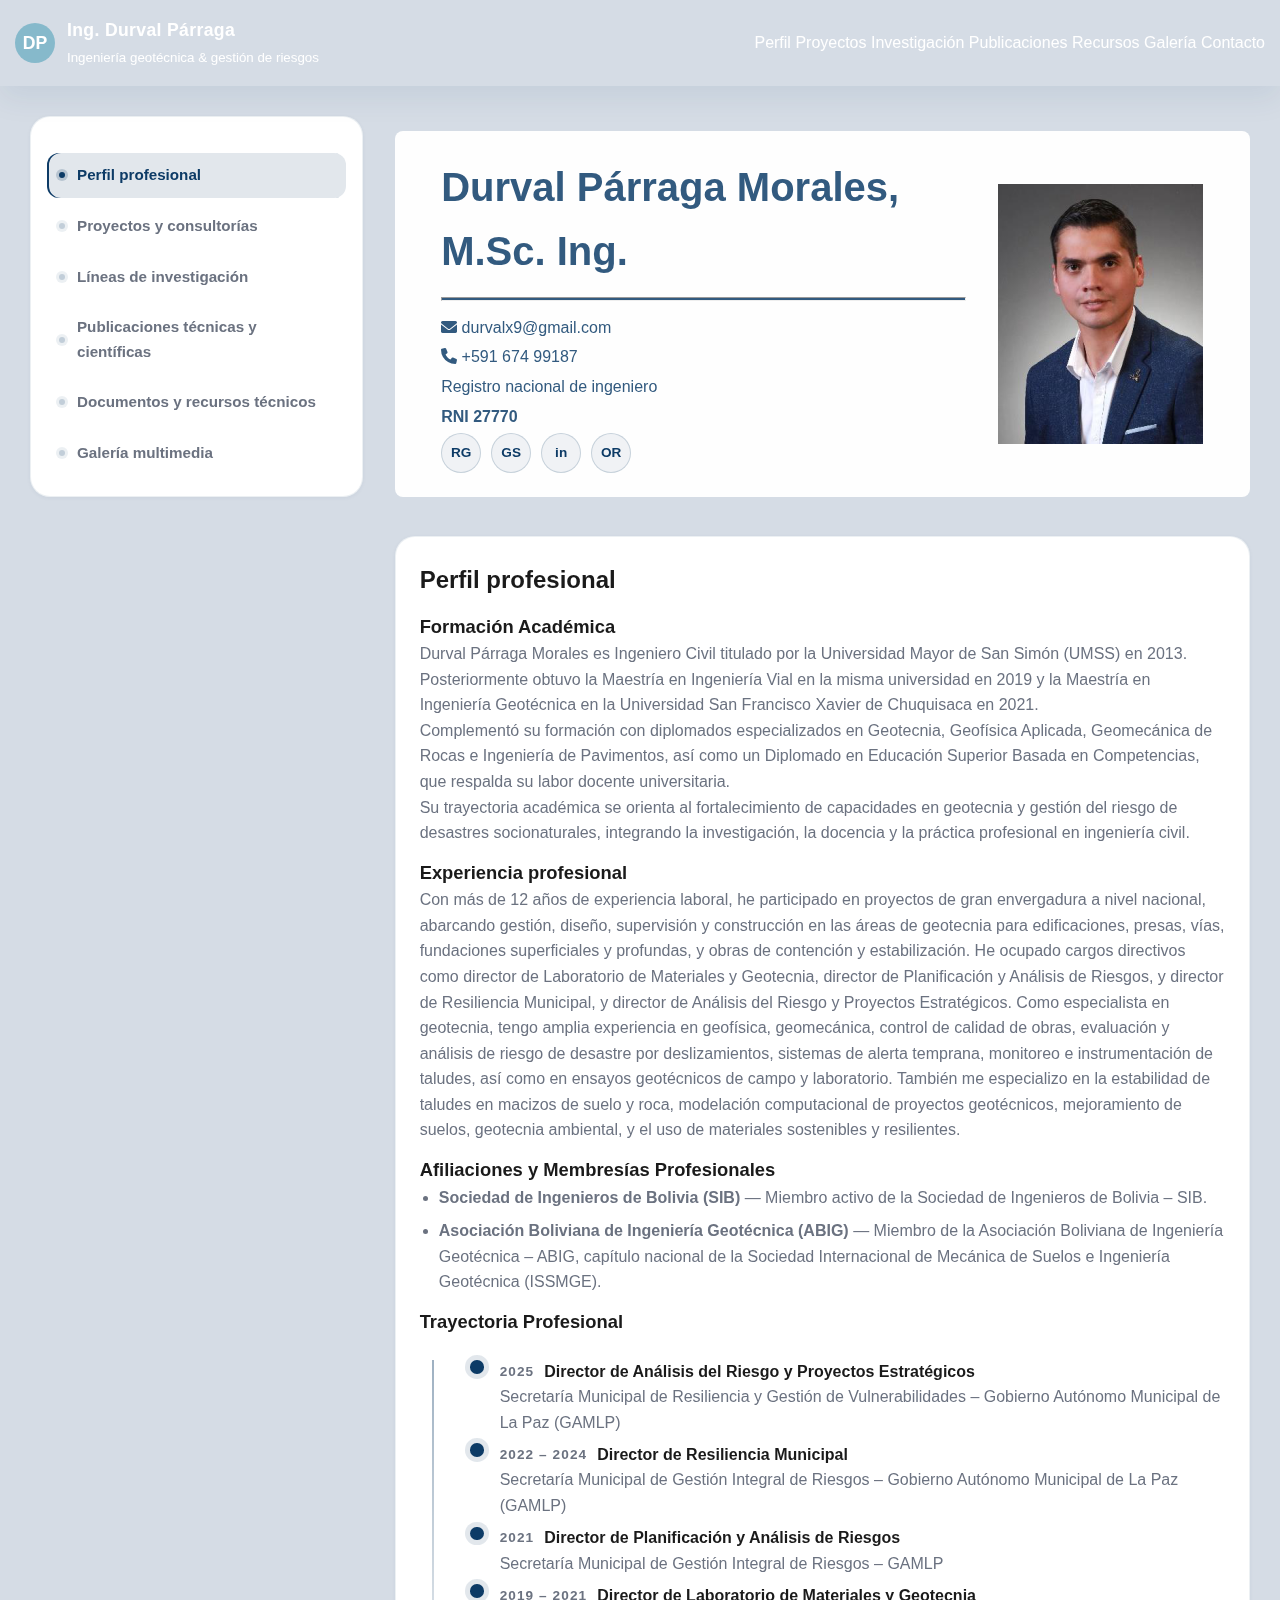
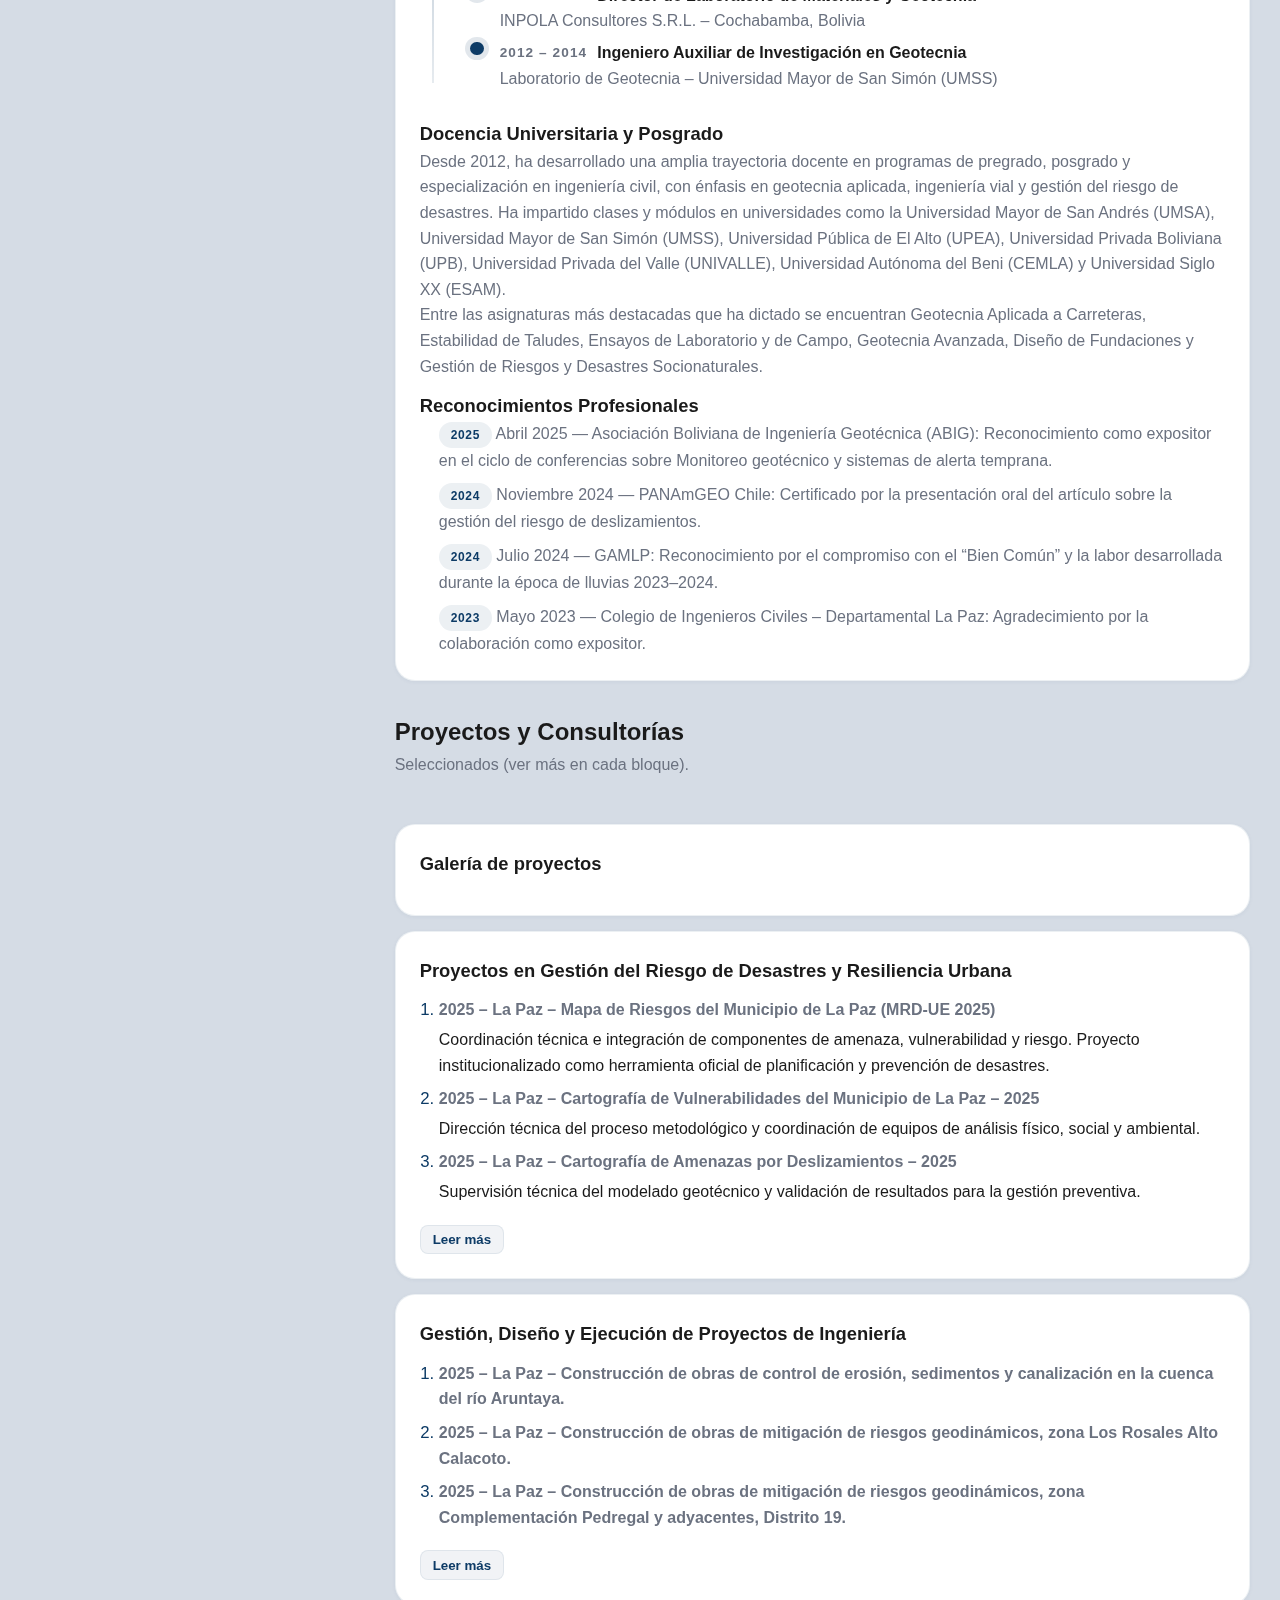
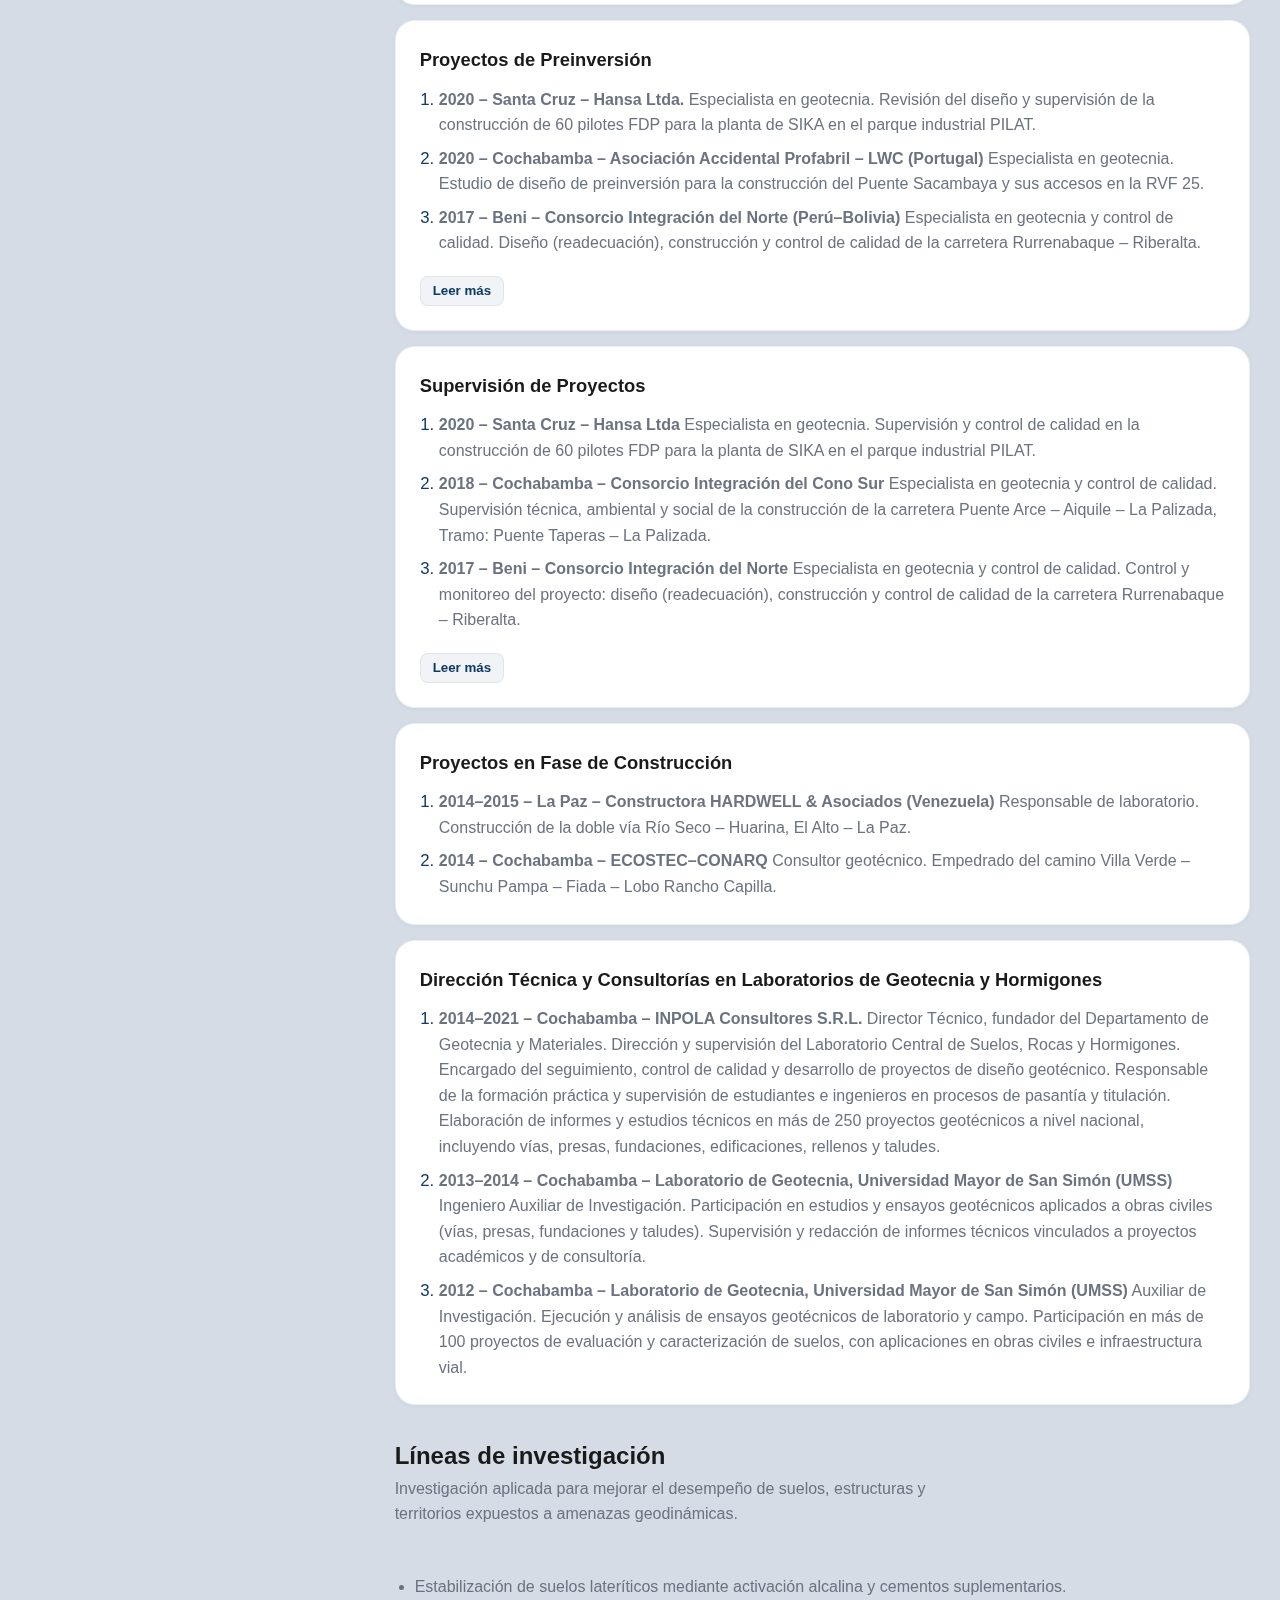
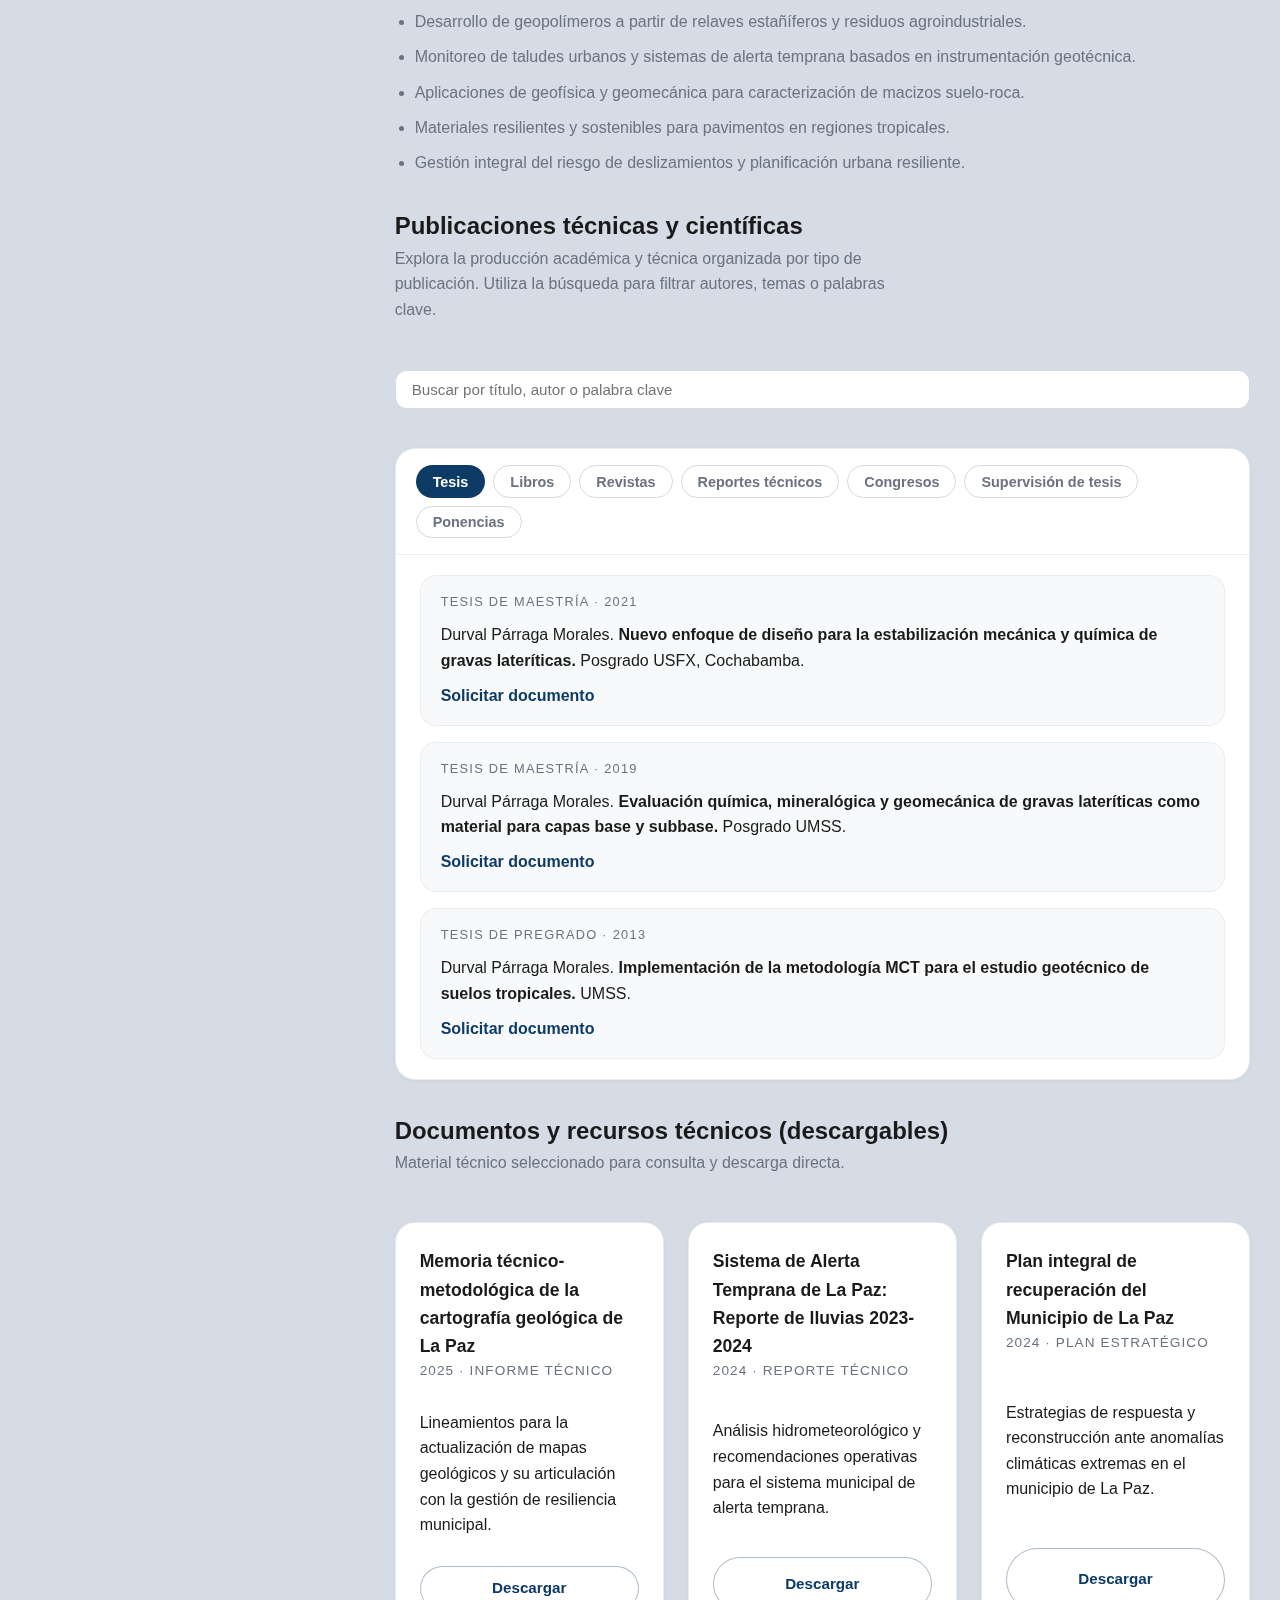
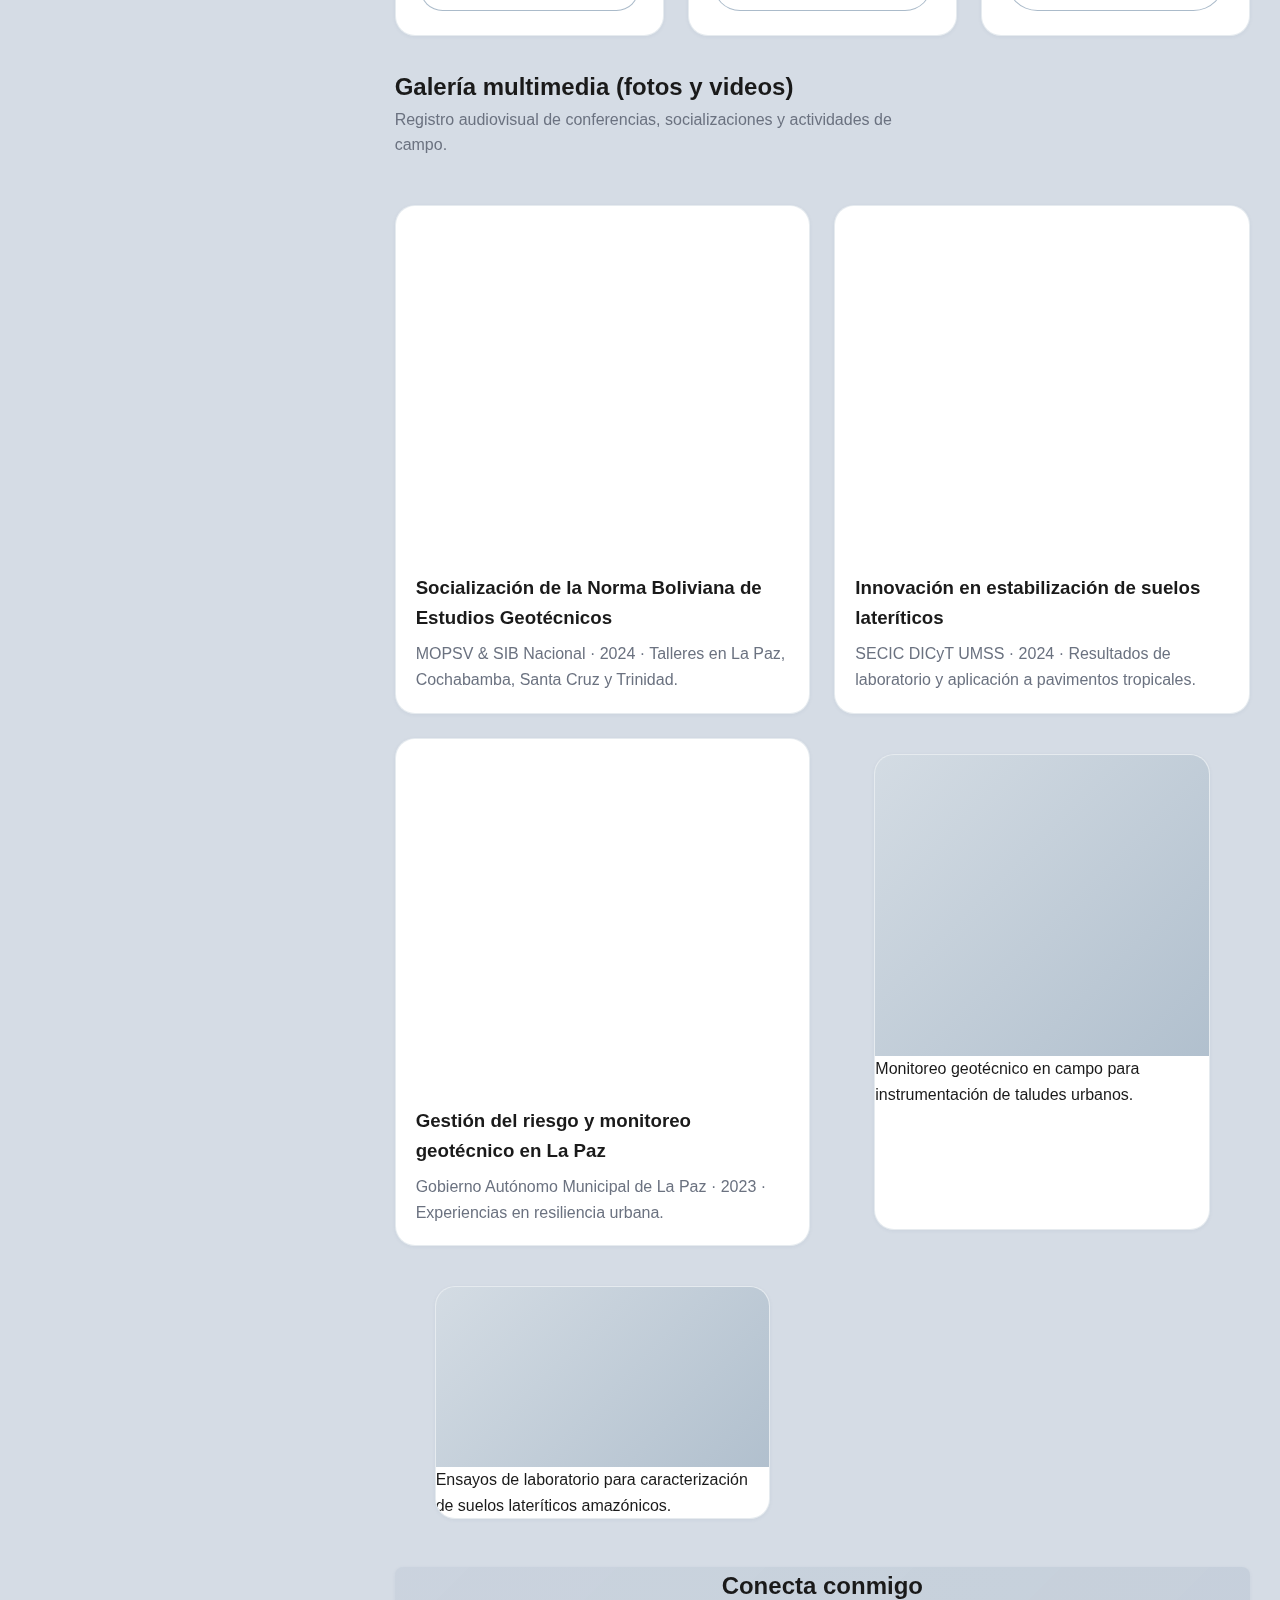
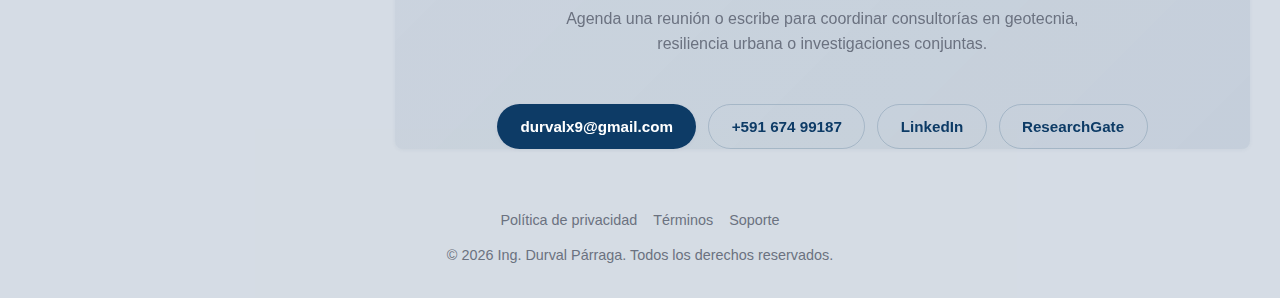
<file: index.html>
<!DOCTYPE html>
<html lang="es">

<head>
    <meta charset="UTF-8">
    <meta name="viewport" content="width=device-width, initial-scale=1.0">
    <title>Ing. Durval P&aacute;rraga</title>
    <link rel="stylesheet" href="css/main.css">
    <link rel="stylesheet" href="https://cdnjs.cloudflare.com/ajax/libs/font-awesome/6.0.0-beta3/css/all.min.css">
</head>

<body>
    <div class="layout">
        <header class="site-header">
            <div class="site-header__container">
                <div class="site-header__brand">
                    <span class="site-header__logo" aria-hidden="true">DP</span>
                    <div>
                        <p class="site-header__title">Ing. Durval P&aacute;rraga</p>
                        <small>Ingenier&iacute;a geot&eacute;cnica &amp; gesti&oacute;n de riesgos</small>
                    </div>
                </div>

                <nav class="site-header__nav" aria-label="Principal">
                    <a class="site-header__link is-active" href="#perfil-profesional">Perfil</a>
                    <a class="site-header__link" href="#proyectos">Proyectos</a>
                    <a class="site-header__link" href="#investigacion">Investigaci&oacute;n</a>
                    <a class="site-header__link" href="#publicaciones">Publicaciones</a>
                    <a class="site-header__link" href="#recursos">Recursos</a>
                    <a class="site-header__link" href="#galeria">Galer&iacute;a</a>
                    <a class="site-header__link" href="#contacto">Contacto</a>
                </nav>
            </div>
        </header>

        <main class="layout__main">
            <div class="layout__grid container">
                <aside class="site-sidebar" aria-label="Navegaci&#243;n de secciones">
                    <button class="site-sidebar__toggle" type="button" aria-expanded="false"
                        aria-controls="site-sidebar-nav">
                        Men&#250; de secciones
                    </button>
                    <nav class="site-sidebar__nav" id="site-sidebar-nav">
                        <ol class="site-sidebar__list">
                            <li class="site-sidebar__item"><a class="site-sidebar__link is-active"
                                    href="#perfil-profesional">Perfil profesional</a></li>
                            <li class="site-sidebar__item"><a class="site-sidebar__link" href="#proyectos">Proyectos y
                                    consultor&#237;as</a></li>
                            <li class="site-sidebar__item"><a class="site-sidebar__link"
                                    href="#investigacion">L&#237;neas de investigaci&#243;n</a></li>
                            <li class="site-sidebar__item"><a class="site-sidebar__link"
                                    href="#publicaciones">Publicaciones t&#233;cnicas y cient&#237;ficas</a></li>
                            <li class="site-sidebar__item"><a class="site-sidebar__link" href="#recursos">Documentos y
                                    recursos t&#233;cnicos</a></li>
                            <li class="site-sidebar__item"><a class="site-sidebar__link" href="#galeria">Galer&#237;a
                                    multimedia</a></li>
                        </ol>
                    </nav>
                </aside>

                <div class="site-content" id="main-content">
                    <section class="section section--profile" id="perfil-profesional">
                        <div class="section__header">
                            <!-- <h2>Perfil profesional</h2> -->
                            <!-- <p class="section__description">Ingeniero civil geot&#233;cnico dedicado a la resiliencia urbana, la investigaci&#243;n aplicada y la formaci&#243;n de nuevos especialistas en Bolivia.</p> -->
                        </div>



                        <div class="profile__card">
                            <div class="text-profile__card">
                                <p class="profile-card__name">Durval P&#225;rraga Morales, M.Sc. Ing.</p>
                                <hr class="divider-profile__card">
                                <div class="info-profile__card">
                                    <a href="mailto:durvalx9@gmail.com"><i class="fa fa-envelope"></i>
                                        durvalx9@gmail.com</a>
                                    <a href="tel:+59167499187"><i class="fa fa-phone"></i> +591 674 99187</a>
                                    <a href="#">Registro nacional de ingeniero</a>
                                    <strong>RNI 27770</strong>
                                    <div class="links-profile__card">
                                        <a class="icon-link" href="https://www.researchgate.net/profile/Durval-Morales"
                                            target="_blank" rel="noopener" aria-label="ResearchGate"><span
                                                aria-hidden="true">RG</span></a>
                                        <a class="icon-link"
                                            href="https://scholar.google.com/citations?user=32v2nFoAAAAJ&amp;hl=es&amp;oi=ao"
                                            target="_blank" rel="noopener" aria-label="Google Scholar"><span
                                                aria-hidden="true">GS</span></a>
                                        <a class="icon-link"
                                            href="https://www.linkedin.com/in/durval-p%C3%A1rraga-7ab87557/"
                                            target="_blank" rel="noopener" aria-label="LinkedIn"><span
                                                aria-hidden="true">in</span></a>
                                        <a class="icon-link" href="https://orcid.org/0009-0000-6060-0794"
                                            target="_blank" rel="noopener" aria-label="ORCID"><span
                                                aria-hidden="true">OR</span></a>
                                    </div>
                                </div>
                            </div>
                            <div class="image-profile__card">
                                <img src="assets/images/IngDurvalProfile.png" alt="Durval P&#225;rraga Morales"
                                    loading="lazy">
                            </div>
                        </div>


                        <!-- Perfil profesional extendido -->
                        <div class="profile-extended content-block" id="perfil-detallado">
                            <h2>Perfil profesional</h2>

                            <section class="profile-extended__section">
                                <h3>Formación Académica</h3>
                                <p>Durval Párraga Morales es Ingeniero Civil titulado por la Universidad Mayor de San
                                    Simón (UMSS) en 2013. Posteriormente obtuvo la Maestría en Ingeniería Vial en la
                                    misma universidad en 2019 y la Maestría en Ingeniería Geotécnica en la Universidad
                                    San Francisco Xavier de Chuquisaca en 2021.</p>
                                <p>Complementó su formación con diplomados especializados en Geotecnia, Geofísica
                                    Aplicada, Geomecánica de Rocas e Ingeniería de Pavimentos, así como un Diplomado en
                                    Educación Superior Basada en Competencias, que respalda su labor docente
                                    universitaria.</p>
                                <p>Su trayectoria académica se orienta al fortalecimiento de capacidades en geotecnia y
                                    gestión del riesgo de desastres socionaturales, integrando la investigación, la
                                    docencia y la práctica profesional en ingeniería civil.</p>
                            </section>

                            <section class="profile-extended__section">
                                <h3>Experiencia profesional</h3>
                                <p>Con más de 12 años de experiencia laboral, he participado en proyectos de gran
                                    envergadura a nivel nacional, abarcando gestión, diseño, supervisión y construcción
                                    en las áreas de geotecnia para edificaciones, presas, vías, fundaciones
                                    superficiales y profundas, y obras de contención y estabilización. He ocupado cargos
                                    directivos como director de Laboratorio de Materiales y Geotecnia, director de
                                    Planificación y Análisis de Riesgos, y director de Resiliencia Municipal, y director
                                    de Análisis del Riesgo y Proyectos Estratégicos. Como especialista en geotecnia,
                                    tengo amplia experiencia en geofísica, geomecánica, control de calidad de obras,
                                    evaluación y análisis de riesgo de desastre por deslizamientos, sistemas de alerta
                                    temprana, monitoreo e instrumentación de taludes, así como en ensayos geotécnicos de
                                    campo y laboratorio. También me especializo en la estabilidad de taludes en macizos
                                    de suelo y roca, modelación computacional de proyectos geotécnicos, mejoramiento de
                                    suelos, geotecnia ambiental, y el uso de materiales sostenibles y resilientes.</p>
                            </section>

                            <section class="profile-extended__section">
                                <h3>Afiliaciones y Membresías Profesionales</h3>
                                <ul>
                                    <li><strong>Sociedad de Ingenieros de Bolivia (SIB)</strong> — Miembro activo de la
                                        Sociedad de Ingenieros de Bolivia – SIB.</li>
                                    <li><strong>Asociación Boliviana de Ingeniería Geotécnica (ABIG)</strong> — Miembro
                                        de la Asociación Boliviana de Ingeniería Geotécnica – ABIG, capítulo nacional de
                                        la Sociedad Internacional de Mecánica de Suelos e Ingeniería Geotécnica
                                        (ISSMGE).</li>
                                </ul>
                            </section>

                            <section class="profile-extended__section">
                                <h3>Trayectoria Profesional</h3>
                                <ol class="timeline">
                                    <li class="timeline__item">
                                        <div class="timeline__marker"></div>
                                        <div class="timeline__content">
                                            <div class="title-trayectoria_profesional">
                                                <span class="timeline__period">2025</span>
                                                <h4>Director de Análisis del Riesgo y Proyectos Estratégicos</h4>
                                            </div>
                                            <p>Secretaría Municipal de Resiliencia y Gestión de Vulnerabilidades –
                                                Gobierno Autónomo Municipal de La Paz (GAMLP)</p>
                                        </div>
                                    </li>
                                    <li class="timeline__item">
                                        <div class="timeline__marker"></div>
                                        <div class="timeline__content">
                                            <div class="title-trayectoria_profesional">
                                                <span class="timeline__period">2022 – 2024</span>
                                                <h4>Director de Resiliencia Municipal</h4>
                                            </div>
                                            <p>Secretaría Municipal de Gestión Integral de Riesgos – Gobierno Autónomo
                                                Municipal de La Paz (GAMLP)</p>
                                        </div>
                                    </li>
                                    <li class="timeline__item">
                                        <div class="timeline__marker"></div>
                                        <div class="timeline__content">
                                            <div class="title-trayectoria_profesional">
                                                <span class="timeline__period">2021</span>
                                                <h4>Director de Planificación y Análisis de Riesgos</h4>
                                            </div>
                                            <p>Secretaría Municipal de Gestión Integral de Riesgos – GAMLP</p>
                                        </div>
                                    </li>
                                    <li class="timeline__item">
                                        <div class="timeline__marker"></div>
                                        <div class="timeline__content">
                                            <div class="title-trayectoria_profesional">
                                                <span class="timeline__period">2019 – 2021</span>
                                                <h4>Director de Laboratorio de Materiales y Geotecnia</h4>
                                            </div>
                                            <p>INPOLA Consultores S.R.L. – Cochabamba, Bolivia</p>
                                        </div>
                                    </li>
                                    <li class="timeline__item">
                                        <div class="timeline__marker"></div>
                                        <div class="timeline__content">
                                            <div class="title-trayectoria_profesional">
                                                <span class="timeline__period">2012 – 2014</span>
                                                <h4>Ingeniero Auxiliar de Investigación en Geotecnia</h4>
                                            </div>
                                            <p>Laboratorio de Geotecnia – Universidad Mayor de San Simón (UMSS)</p>
                                        </div>
                                    </li>
                                </ol>
                            </section>

                            <section class="profile-extended__section">
                                <h3>Docencia Universitaria y Posgrado</h3>
                                <p>Desde 2012, ha desarrollado una amplia trayectoria docente en programas de pregrado,
                                    posgrado y especialización en ingeniería civil, con énfasis en geotecnia aplicada,
                                    ingeniería vial y gestión del riesgo de desastres. Ha impartido clases y módulos en
                                    universidades como la Universidad Mayor de San Andrés (UMSA), Universidad Mayor de
                                    San Simón (UMSS), Universidad Pública de El Alto (UPEA), Universidad Privada
                                    Boliviana (UPB), Universidad Privada del Valle (UNIVALLE), Universidad Autónoma del
                                    Beni (CEMLA) y Universidad Siglo XX (ESAM).</p>
                                <p>Entre las asignaturas más destacadas que ha dictado se encuentran Geotecnia Aplicada
                                    a Carreteras, Estabilidad de Taludes, Ensayos de Laboratorio y de Campo, Geotecnia
                                    Avanzada, Diseño de Fundaciones y Gestión de Riesgos y Desastres Socionaturales.</p>
                            </section>

                            <section class="profile-extended__section">
                                <h3>Reconocimientos Profesionales</h3>
                                <ul class="tagged-list">
                                    <li><span class="tag">2025</span> Abril 2025 — Asociación Boliviana de Ingeniería
                                        Geotécnica (ABIG): Reconocimiento como expositor en el ciclo de conferencias
                                        sobre Monitoreo geotécnico y sistemas de alerta temprana.</li>
                                    <li><span class="tag">2024</span> Noviembre 2024 — PANAmGEO Chile: Certificado por
                                        la presentación oral del artículo sobre la gestión del riesgo de deslizamientos.
                                    </li>
                                    <li><span class="tag">2024</span> Julio 2024 — GAMLP: Reconocimiento por el
                                        compromiso con el “Bien Común” y la labor desarrollada durante la época de
                                        lluvias 2023–2024.</li>
                                    <li><span class="tag">2023</span> Mayo 2023 — Colegio de Ingenieros Civiles –
                                        Departamental La Paz: Agradecimiento por la colaboración como expositor.</li>
                                </ul>
                            </section>
                        </div>
                    </section>

                    <!-- SECCION PARA PROYECTOS Y CONSULTORIAS -->
                    <section class="section" id="proyectos-consultorias">
                        <div class="section__header">
                            <h2>Proyectos y Consultorías</h2>
                            <p class="section__description">Seleccionados (ver más en cada bloque).</p>
                        </div>

                        <!-- A. Carrusel de imágenes -->
                        <div class="content-block">
                            <h3>Galería de proyectos</h3>
                            <!-- <div class="carousel" data-scroll-size="600" aria-label="Carrusel de imágenes de proyectos">
                                <button class="carousel__nav carousel__nav--prev" aria-label="Anterior">‹</button>
                                <div class="carousel__track">
                                    <figure class="carousel__item"><img
                                            src="assets/images/6e839fdc-a996-4fb7-857c-561063b45097/contruccion-civil-geotecnia-gica-lima-peru-6.jpg"
                                            alt="Proyecto 1"></figure>
                                    <figure class="carousel__item"><img
                                            src="assets/images/6e839fdc-a996-4fb7-857c-561063b45097/ing-civil-1024x683.jpg"
                                            alt="Proyecto 2"></figure>
                                    <figure class="carousel__item"><img
                                            src="assets/images/6e839fdc-a996-4fb7-857c-561063b45097/estudio-de-suelo-para-construccion.jpg"
                                            alt="Proyecto 3"></figure>
                                    <figure class="carousel__item"><img
                                            src="assets/images/6e839fdc-a996-4fb7-857c-561063b45097/geotecnia-10-1024x768-1.jpg"
                                            alt="Proyecto 4"></figure>
                                    <figure class="carousel__item"><img
                                            src="assets/images/6e839fdc-a996-4fb7-857c-561063b45097/mecanica-suelos.jpg"
                                            alt="Proyecto 5"></figure>
                                    <figure class="carousel__item"><img
                                            src="assets/images/6e839fdc-a996-4fb7-857c-561063b45097/image7.jpeg"
                                            alt="Proyecto 6"></figure>
                                    <figure class="carousel__item"><img
                                            src="assets/images/6e839fdc-a996-4fb7-857c-561063b45097/image8.jpeg"
                                            alt="Proyecto 7"></figure>
                                    <figure class="carousel__item"><img
                                            src="assets/images/6e839fdc-a996-4fb7-857c-561063b45097/image9.jpeg"
                                            alt="Proyecto 8"></figure>
                                    <figure class="carousel__item"><img
                                            src="assets/images/6e839fdc-a996-4fb7-857c-561063b45097/image10.jpeg"
                                            alt="Proyecto 9"></figure>
                                    <figure class="carousel__item"><img
                                            src="assets/images/6e839fdc-a996-4fb7-857c-561063b45097/IMG_1847-compressed.jpg"
                                            alt="Proyecto 10"></figure>
                                </div>

                                <button class="carousel__nav carousel__nav--next" aria-label="Siguiente">›</button>
                            </div> -->
                            <div class="projects-image__gallery">

                            </div>
                        </div>

                        <!-- B. Proyectos en Gestión del Riesgo de Desastres y Resiliencia Urbana -->
                        <div class="content-block proj-section">
                            <h3>Proyectos en Gestión del Riesgo de Desastres y Resiliencia Urbana</h3>
                            <ul class="readmore-list" data-show="3">
                                <li>
                                    <h4 class="proj-title">2025 – La Paz – Mapa de Riesgos del Municipio de La Paz
                                        (MRD-UE 2025)</h4>
                                    <p class="proj-desc">Coordinación técnica e integración de componentes de amenaza,
                                        vulnerabilidad y riesgo. Proyecto institucionalizado como herramienta oficial de
                                        planificación y prevención de desastres.</p>
                                </li>
                                <li>
                                    <h4 class="proj-title">2025 – La Paz – Cartografía de Vulnerabilidades del Municipio
                                        de La Paz – 2025</h4>
                                    <p class="proj-desc">Dirección técnica del proceso metodológico y coordinación de
                                        equipos de análisis físico, social y ambiental.</p>
                                </li>
                                <li>
                                    <h4 class="proj-title">2025 – La Paz – Cartografía de Amenazas por Deslizamientos –
                                        2025</h4>
                                    <p class="proj-desc">Supervisión técnica del modelado geotécnico y validación de
                                        resultados para la gestión preventiva.</p>
                                </li>
                                <li>
                                    <h4 class="proj-title">2023 – La Paz – Sistema de Alerta Temprana (SAT) del
                                        Municipio de La Paz</h4>
                                    <p class="proj-desc">Coordinación de la reformulación técnica y tecnológica del SAT,
                                        integración de sensores geotécnicos y módulos hidrometeorológicos.</p>
                                </li>
                                <li>
                                    <h4 class="proj-title">2025 – La Paz – Atlas Interactivo del Conocimiento del Riesgo
                                    </h4>
                                    <p class="proj-desc">Diseño conceptual y coordinación técnica del desarrollo de una
                                        plataforma web de acceso ciudadano a la información de riesgos.</p>
                                </li>
                            </ul>
                            <!-- lista corta: sin botón Leer más -->
                        </div>

                        <!-- C. Gestión, Diseño y Ejecución de Proyectos de Ingeniería -->
                        <div class="content-block proj-section">
                            <h3>Gestión, Diseño y Ejecución de Proyectos de Ingeniería</h3>
                            <ul class="readmore-list" data-show="3">
                                <li><strong>2025 – La Paz – Construcción de obras de control de erosión, sedimentos y
                                        canalización en la cuenca del río Aruntaya.</strong></li>
                                <li><strong>2025 – La Paz – Construcción de obras de mitigación de riesgos geodinámicos,
                                        zona Los Rosales Alto Calacoto.</strong></li>
                                <li><strong>2025 – La Paz – Construcción de obras de mitigación de riesgos geodinámicos,
                                        zona Complementación Pedregal y adyacentes, Distrito 19.</strong></li>
                                <li><strong>2025 – La Paz – Construcción de obras de mitigación de riesgos geodinámicos,
                                        zona Complementación Pedregal y adyacentes, Distrito 19.</strong></li>
                                <li><strong>2024 – La Paz – Reparación de obras hidráulicas en la cuenca del río
                                        Achumani, Distritos 18 y 22.</strong></li>
                                <li><strong>2024 – La Paz – Construcción y reparación de obras de control hidráulico en
                                        el río Kullkujahuira, Distrito 10.</strong></li>
                                <li><strong>2024 – La Paz – Obra complementaria de estabilización, zona Bajo San Isidro,
                                        Distrito 17.</strong></li>
                                <li><strong>2024 – La Paz – Construcción de obras de estabilización en la cuenca alta
                                        del río Tacagua, zona Niño Kollo.</strong></li>
                                <li><strong>2024 – La Paz – Construcción de obras de control hidráulico en el río Rojo,
                                        zona Alto Gramadal.</strong></li>
                                <li><strong>2024 – La Paz – Construcción de obras de mitigación de riesgos geodinámicos
                                        en las subcuencas quebrada Entel 1 y río Huacollo, Distrito 18.</strong></li>
                                <li><strong>2024 – La Paz – Construcción de obras de contención y caída de rocas, zona
                                        Aranjuez.</strong></li>
                                <li><strong>2024 – La Paz – Construcción de obras de retención de talud y control de
                                        drenaje, Av. Libertador, zona Soqueri.</strong></li>
                                <li><strong>2023 – La Paz – Construcción de embovedado del río Auquisamaña.</strong>
                                </li>
                                <li><strong>2023 – La Paz – Construcción de obras de captación de aguas subterráneas,
                                        zonas San Isidro Alto y Bajo San Isidro.</strong></li>
                                <li><strong>2023 – La Paz – Construcción de obras de estabilización, zona Bajo San
                                        Isidro.</strong></li>
                                <li><strong>2023 – La Paz – Construcción de obras de estabilización y captación de aguas
                                        subterráneas, zona Villa Armonía.</strong></li>
                                <li><strong>2023 – La Paz – Construcción de obras de mitigación de riesgo geodinámico,
                                        Distrito 16.</strong></li>
                                <li><strong>2023 – La Paz – Construcción de embovedado del río Kachuañajahuira, aguas
                                        arriba de la calle 23 de Marzo, Distrito 16.</strong></li>
                                <li><strong>2023 – La Paz – Construcción de obras hidráulicas de regulación para la
                                        cuenca del río Irpavi, zona Irpavi, Distrito 18.</strong></li>
                                <li><strong>2023 – La Paz – Construcción de obra de estabilización en la calle Chango
                                        Juan López.</strong></li>
                                <li><strong>2023 – La Paz – Construcción de obras de estabilización en la Av. Libertad,
                                        sector Puente Libertad, zonas Inmaculada Concepción y 14 de Septiembre.</strong>
                                </li>
                                <li><strong>2022 – La Paz – Construcción de obras hidráulicas de regulación para la
                                        cuenca del río Orckojahuira, Distrito 13.</strong></li>
                                <li><strong>2022 – La Paz – Construcción de obra de estabilización entre calles Bernardo
                                        Bitti y General Lanza, zona San Luis.</strong></li>
                                <li><strong>2022 – La Paz – Construcción de obras de estabilización de talud y drenaje
                                        superficial, Urbanización 23 de Marzo.</strong></li>
                                <li><strong>2022 – La Paz – Construcción de doble embovedado del río Cotahuma, aguas
                                        abajo de la Av. Francisco Bedregal, sector Sur, Distrito 21.</strong></li>
                                <li><strong>2021 – La Paz – Construcción de obras de estabilización, zona San Martín
                                        parte baja.</strong></li>
                                <li><strong>2021 – La Paz – Construcción de obras de estabilización entre calles 22 y
                                        23, zona La Ventilla y Barrio Municipal Bella Vista.</strong></li>
                            </ul>
                            <!-- no mostrar botón cuando la lista tiene <=3 elementos -->
                        </div>

                        <!-- D. Proyectos de Preinversión -->
                        <div class="content-block proj-section">
                            <h3>Proyectos de Preinversión</h3>
                            <ul class="readmore-list" data-show="3">
                                <li><strong>2020 – Santa Cruz – Hansa Ltda.</strong> Especialista en geotecnia. Revisión
                                    del diseño y supervisión de la construcción de 60 pilotes FDP para la planta de SIKA
                                    en el parque industrial PILAT.</li>
                                <li><strong>2020 – Cochabamba – Asociación Accidental Profabril – LWC
                                        (Portugal)</strong> Especialista en geotecnia. Estudio de diseño de preinversión
                                    para la construcción del Puente Sacambaya y sus accesos en la RVF 25.</li>
                                <li><strong>2017 – Beni – Consorcio Integración del Norte (Perú–Bolivia)</strong>
                                    Especialista en geotecnia y control de calidad. Diseño (readecuación), construcción
                                    y control de calidad de la carretera Rurrenabaque – Riberalta.</li>
                                <li><strong>2017 – Santa Cruz – Ingeniería Politécnica Latinoamericana – ENDE</strong>
                                    Especialista en geotecnia. Estudio de suelos para la Línea de Transmisión
                                    Warnes–Urubó 230 kV.</li>
                                <li><strong>2016 – Sucre – Ingeniería Politécnica Latinoamericana – ENDE</strong>
                                    Especialista en geotecnia. Estudios geotécnicos y geológicos para la Línea de
                                    Transmisión Padilla–Monteagudo–Muyupampa.</li>
                                <li><strong>2016 – Beni – Consorcio Integración (Perú–Bolivia)</strong> Especialista en
                                    geotecnia y control de calidad. Revisión, complementación y validación del estudio a
                                    diseño final y supervisión técnica y ambiental de la carretera Yucumo–San Borja.
                                </li>
                                <li><strong>2015 – Oruro – Ingeniería Politécnica Latinoamericana – ENDE</strong>
                                    Especialista en geotecnia y laboratorio. Estudios geotécnicos y geológicos para la
                                    construcción de la Subestación Eléctrica Jeruyo.</li>
                                <li><strong>2015 – Beni – Ingeniería Politécnica Latinoamericana – ENDE</strong>
                                    Especialista en geotecnia y laboratorio. Estudios geotécnicos y geológicos para la
                                    Línea de Transmisión Interconexión Norte del Beni y Pando al SIN.</li>
                                <li><strong>2014 – El Alto, La Paz – Consorcio Integración Vial (España)</strong>
                                    Especialista en geotecnia. Revisión y complementación del diseño final, supervisión
                                    técnica, ambiental y social del Programa Puesta a Punto para la rehabilitación del
                                    tramo Río Seco – Desaguadero.</li>
                            </ul>
                            <!-- lista corta: sin botón Leer más -->
                        </div>

                        <!-- E. Supervisión de Proyectos -->
                        <div class="content-block proj-section">
                            <h3>Supervisión de Proyectos</h3>
                            <ul class="readmore-list" data-show="3">
                                <li><strong>2020 – Santa Cruz – Hansa Ltda</strong> Especialista en geotecnia.
                                    Supervisión y control de calidad en la construcción de 60 pilotes FDP para la planta
                                    de SIKA en el parque industrial PILAT.</li>
                                <li><strong>2018 – Cochabamba – Consorcio Integración del Cono Sur</strong> Especialista
                                    en geotecnia y control de calidad. Supervisión técnica, ambiental y social de la
                                    construcción de la carretera Puente Arce – Aiquile – La Palizada, Tramo: Puente
                                    Taperas – La Palizada.</li>
                                <li><strong>2017 – Beni – Consorcio Integración del Norte</strong> Especialista en
                                    geotecnia y control de calidad. Control y monitoreo del proyecto: diseño
                                    (readecuación), construcción y control de calidad de la carretera Rurrenabaque –
                                    Riberalta.</li>
                                <li><strong>2016 – Beni – Consorcio Integración</strong> Especialista en geotecnia y
                                    control de calidad. Supervisión técnica y ambiental de la construcción de la
                                    carretera Yucumo – San Borja.</li>
                                <li><strong>2015 – La Paz – Zhejiang Group Holdings Co. (China)</strong> Consultor
                                    geotécnico. Construcción de la empresa de transformación de fibra de camélidos en
                                    Kallutaca – Laja.</li>
                                <li><strong>2015 – Cochabamba – Consorcio ITC S.R.L.</strong> Consultor geotécnico.
                                    Construcción de la planta de tratamiento de aguas residuales El Abra – Sacaba.</li>
                            </ul>

                        </div>

                        <!-- F. Proyectos en Fase de Construcción -->
                        <div class="content-block proj-section">
                            <h3>Proyectos en Fase de Construcción</h3>
                            <ul class="readmore-list" data-show="3">
                                <li><strong>2014–2015 – La Paz – Constructora HARDWELL & Asociados (Venezuela)</strong>
                                    Responsable de laboratorio. Construcción de la doble vía Río Seco – Huarina, El Alto
                                    – La Paz.</li>
                                <li><strong>2014 – Cochabamba – ECOSTEC–CONARQ</strong> Consultor geotécnico. Empedrado
                                    del camino Villa Verde – Sunchu Pampa – Fiada – Lobo Rancho Capilla.</li>
                            </ul>

                        </div>

                        <!-- G. Dirección Técnica y Consultorías en Laboratorios -->
                        <div class="content-block proj-section">
                            <h3>Dirección Técnica y Consultorías en Laboratorios de Geotecnia y Hormigones</h3>
                            <ul class="readmore-list" data-show="3">
                                <li><strong>2014–2021 – Cochabamba – INPOLA Consultores S.R.L.</strong> Director
                                    Técnico, fundador del Departamento de Geotecnia y Materiales. Dirección y
                                    supervisión del Laboratorio Central de Suelos, Rocas y Hormigones. Encargado del
                                    seguimiento, control de calidad y desarrollo de proyectos de diseño geotécnico.
                                    Responsable de la formación práctica y supervisión de estudiantes e ingenieros en
                                    procesos de pasantía y titulación. Elaboración de informes y estudios técnicos en
                                    más de 250 proyectos geotécnicos a nivel nacional, incluyendo vías, presas,
                                    fundaciones, edificaciones, rellenos y taludes.</li>
                                <li><strong>2013–2014 – Cochabamba – Laboratorio de Geotecnia, Universidad Mayor de San
                                        Simón (UMSS)</strong> Ingeniero Auxiliar de Investigación. Participación en
                                    estudios y ensayos geotécnicos aplicados a obras civiles (vías, presas, fundaciones
                                    y taludes). Supervisión y redacción de informes técnicos vinculados a proyectos
                                    académicos y de consultoría.</li>
                                <li><strong>2012 – Cochabamba – Laboratorio de Geotecnia, Universidad Mayor de San Simón
                                        (UMSS)</strong> Auxiliar de Investigación. Ejecución y análisis de ensayos
                                    geotécnicos de laboratorio y campo. Participación en más de 100 proyectos de
                                    evaluación y caracterización de suelos, con aplicaciones en obras civiles e
                                    infraestructura vial.</li>
                            </ul>

                        </div>
                    </section>

                    <section class="section" id="investigacion">
                        <div class="section__header">
                            <h2>L&#237;neas de investigaci&#243;n</h2>
                            <p class="section__description">Investigaci&#243;n aplicada para mejorar el desempe&#241;o
                                de suelos, estructuras y territorios expuestos a amenazas geodin&#225;micas.</p>
                        </div>
                        <ul class="research-list">
                            <li>Estabilizaci&#243;n de suelos later&#237;ticos mediante activaci&#243;n alcalina y
                                cementos suplementarios.</li>
                            <li>Desarrollo de geopol&#237;meros a partir de relaves esta&#241;&#237;feros y residuos
                                agroindustriales.</li>
                            <li>Monitoreo de taludes urbanos y sistemas de alerta temprana basados en
                                instrumentaci&#243;n geot&#233;cnica.</li>
                            <li>Aplicaciones de geof&#237;sica y geomec&#225;nica para caracterizaci&#243;n de macizos
                                suelo-roca.</li>
                            <li>Materiales resilientes y sostenibles para pavimentos en regiones tropicales.</li>
                            <li>Gesti&#243;n integral del riesgo de deslizamientos y planificaci&#243;n urbana
                                resiliente.</li>
                        </ul>
                    </section>

                    <section class="section" id="publicaciones">
                        <div class="section__header">
                            <h2>Publicaciones t&#233;cnicas y cient&#237;ficas</h2>
                            <p class="section__description">Explora la producci&#243;n acad&#233;mica y t&#233;cnica
                                organizada por tipo de publicaci&#243;n. Utiliza la b&#250;squeda para filtrar autores,
                                temas o palabras clave.</p>
                        </div>

                        <div class="filter-bar" data-filter-group="publications">
                            <label class="filter-bar__search" for="publications-search">
                                <span class="sr-only">Buscar publicaciones</span>
                                <input id="publications-search" type="search"
                                    placeholder="Buscar por t&#237;tulo, autor o palabra clave">
                            </label>
                        </div>

                        <div class="tabs" data-tabs="publications">
                            <div class="tabs__controls" role="tablist" aria-label="Tipos de publicaciones">
                                <button class="tabs__button is-active" type="button" role="tab" aria-selected="true"
                                    aria-controls="tab-tesis" id="tab-tesis-button" data-tab="tesis">Tesis</button>
                                <button class="tabs__button" type="button" role="tab" aria-selected="false"
                                    aria-controls="tab-libros" id="tab-libros-button" data-tab="libros">Libros</button>
                                <button class="tabs__button" type="button" role="tab" aria-selected="false"
                                    aria-controls="tab-revistas" id="tab-revistas-button"
                                    data-tab="revistas">Revistas</button>
                                <button class="tabs__button" type="button" role="tab" aria-selected="false"
                                    aria-controls="tab-reportes" id="tab-reportes-button" data-tab="reportes">Reportes
                                    t&#233;cnicos</button>
                                <button class="tabs__button" type="button" role="tab" aria-selected="false"
                                    aria-controls="tab-congresos" id="tab-congresos-button"
                                    data-tab="congresos">Congresos</button>
                                <button class="tabs__button" type="button" role="tab" aria-selected="false"
                                    aria-controls="tab-supervision" id="tab-supervision-button"
                                    data-tab="supervision">Supervisi&#243;n de tesis</button>
                                <button class="tabs__button" type="button" role="tab" aria-selected="false"
                                    aria-controls="tab-ponencias" id="tab-ponencias-button"
                                    data-tab="ponencias">Ponencias</button>
                            </div>

                            <div class="tabs__panels">
                                <div class="tabs__panel is-active" id="tab-tesis" role="tabpanel"
                                    aria-labelledby="tab-tesis-button">
                                    <ul class="reference-list" data-list="publications" data-category="tesis">
                                        <li class="reference-item"
                                            data-keywords="Maestr&#237;a geot&#233;cnica gravas later&#237;ticas dise&#241;o">
                                            <span class="reference-item__label">Tesis de maestr&#237;a &#183;
                                                2021</span>
                                            <p>Durval P&#225;rraga Morales. <strong>Nuevo enfoque de dise&#241;o para la
                                                    estabilizaci&#243;n mec&#225;nica y qu&#237;mica de gravas
                                                    later&#237;ticas.</strong> Posgrado USFX, Cochabamba.</p>
                                            <a href="mailto:durvalx9@gmail.com?subject=Tesis%202021" target="_blank"
                                                rel="noopener">Solicitar documento</a>
                                        </li>
                                        <li class="reference-item"
                                            data-keywords="Maestr&#237;a UMSS gravas later&#237;ticas pavimentos">
                                            <span class="reference-item__label">Tesis de maestr&#237;a &#183;
                                                2019</span>
                                            <p>Durval P&#225;rraga Morales. <strong>Evaluaci&#243;n qu&#237;mica,
                                                    mineral&#243;gica y geomec&#225;nica de gravas later&#237;ticas como
                                                    material para capas base y subbase.</strong> Posgrado UMSS.</p>
                                            <a href="mailto:durvalx9@gmail.com?subject=Tesis%202019" target="_blank"
                                                rel="noopener">Solicitar documento</a>
                                        </li>
                                        <li class="reference-item"
                                            data-keywords="Pregrado UMSS suelos tropicales pavimentos">
                                            <span class="reference-item__label">Tesis de pregrado &#183; 2013</span>
                                            <p>Durval P&#225;rraga Morales. <strong>Implementaci&#243;n de la
                                                    metodolog&#237;a MCT para el estudio geot&#233;cnico de suelos
                                                    tropicales.</strong> UMSS.</p>
                                            <a href="mailto:durvalx9@gmail.com?subject=Tesis%202013" target="_blank"
                                                rel="noopener">Solicitar documento</a>
                                        </li>
                                    </ul>
                                </div>

                                <div class="tabs__panel" id="tab-libros" role="tabpanel"
                                    aria-labelledby="tab-libros-button" hidden>
                                    <ul class="reference-list" data-list="publications" data-category="libros">
                                        <li class="reference-item"
                                            data-keywords="Cartograf&#237;a geol&#243;gica resiliencia La Paz">
                                            <span class="reference-item__label">Libro t&#233;cnico &#183; 2025</span>
                                            <p>P&#225;rraga Morales, D., Iturry Urquizo, S., &amp; Mamani Laura, I.
                                                <strong>Memoria t&#233;cnico-metodol&#243;gica de la cartograf&#237;a
                                                    geol&#243;gica de La Paz, Bolivia.</strong>
                                            </p>
                                            <a href="https://www.researchgate.net/publication/393662805_Memoria_Tecnico-Metodologica_de_la_Cartografia_Geologica_de_La_Paz_Bolivia"
                                                target="_blank" rel="noopener">Ver publicaci&#243;n</a>
                                        </li>
                                    </ul>
                                </div>

                                <div class="tabs__panel" id="tab-revistas" role="tabpanel"
                                    aria-labelledby="tab-revistas-button" hidden>
                                    <ul class="reference-list" data-list="publications" data-category="revistas">
                                        <li class="reference-item"
                                            data-keywords="Relaves esta&#241;o geopol&#237;meros clima extremo">
                                            <span class="reference-item__label">Revista cient&#237;fica &#183;
                                                2025</span>
                                            <p>P&#225;rraga Morales, D. et al. <strong>Stabilization of hazardous tin
                                                    mine tailings for extreme climate applications.</strong> Journal of
                                                Materials in Civil Engineering.</p>
                                            <a href="https://doi.org/10.1061/jmcee7.mteng-17218" target="_blank"
                                                rel="noopener">DOI</a>
                                        </li>
                                        <li class="reference-item"
                                            data-keywords="Alkali activation agro industrial waste lateritic soils">
                                            <span class="reference-item__label">Revista cient&#237;fica &#183;
                                                2024</span>
                                            <p>Morales, D. P., Saldanha, R. B., Aguada, J. M., &amp; Consoli, N. C.
                                                <strong>Alkali-activation of agro-industrial waste for stabilization of
                                                    lateritic soils.</strong> Transportation Geotechnics, 45, 101187.
                                            </p>
                                            <a href="https://www.sciencedirect.com/science/article/abs/pii/S2214391224000084"
                                                target="_blank" rel="noopener">Ver art&#237;culo</a>
                                        </li>
                                        <li class="reference-item"
                                            data-keywords="Tin tailings geotechnical reuse Bolivia">
                                            <span class="reference-item__label">Revista cient&#237;fica &#183;
                                                2024</span>
                                            <p>P&#225;rraga Morales, D. et al. <strong>Potential reuse of Andean
                                                    Highlands tin tailings in geotechnical works through geopolymer
                                                    binder stabilization.</strong> Geotechnical &amp; Geological
                                                Engineering.</p>
                                            <a href="https://doi.org/10.1007/s10706-024-02876-4" target="_blank"
                                                rel="noopener">DOI</a>
                                        </li>
                                        <li class="reference-item"
                                            data-keywords="Lateritic soil Portland cement sand stabilization">
                                            <span class="reference-item__label">Revista cient&#237;fica &#183;
                                                2021</span>
                                            <p>Consoli, N. C., Morales, D. P., &amp; Saldanha, R. B. <strong>A new
                                                    approach for stabilization of lateritic soil with Portland cement
                                                    and sand.</strong> Acta Geotechnica, 16, 114.</p>
                                            <a href="https://link.springer.com/article/10.1007/s11440-020-01136-y"
                                                target="_blank" rel="noopener">Ver art&#237;culo</a>
                                        </li>
                                    </ul>
                                </div>

                                <div class="tabs__panel" id="tab-reportes" role="tabpanel"
                                    aria-labelledby="tab-reportes-button" hidden>
                                    <ul class="reference-list" data-list="publications" data-category="reportes">
                                        <li class="reference-item" data-keywords="Alerta temprana La Paz lluvias 2024">
                                            <span class="reference-item__label">Reporte t&#233;cnico &#183; 2024</span>
                                            <p>GAMLP. <strong>Sistema de Alerta Temprana de La Paz: Reporte de lluvias
                                                    2023-2024.</strong></p>
                                            <a href="https://www.researchgate.net/publication/387487940_SISTEMA_DE_ALERTA_TEMPRANA_DE_LA_PAZ_REPORTE_DE_LLUVIAS_2023_-_2024"
                                                target="_blank" rel="noopener">Descargar</a>
                                        </li>
                                        <li class="reference-item"
                                            data-keywords="Plan recuperaci&#243;n anomal&#237;as clim&#225;ticas 2024">
                                            <span class="reference-item__label">Reporte t&#233;cnico &#183; 2024</span>
                                            <p>GAMLP. <strong>Plan integral de recuperaci&#243;n del Municipio de La Paz
                                                    ante las anomal&#237;as clim&#225;ticas 2024.</strong></p>
                                            <a href="https://www.researchgate.net/publication/384084971_Plan_Integral_de_Recuperacion_del_Municipio_de_La_Paz_ante_las_Anomalias_Climaticas_2024"
                                                target="_blank" rel="noopener">Descargar</a>
                                        </li>
                                    </ul>
                                </div>

                                <div class="tabs__panel" id="tab-congresos" role="tabpanel"
                                    aria-labelledby="tab-congresos-button" hidden>
                                    <ul class="reference-list" data-list="publications" data-category="congresos">
                                        <li class="reference-item"
                                            data-keywords="Callapa Kantutani deslizamientos La Paz">
                                            <span class="reference-item__label">Congreso &#183; 2024</span>
                                            <p>Salamanca, L., Palma, J. P., Quiroz, T., &amp; P&#225;rraga, D.
                                                <strong>Deslizamientos de Callapa 2011 y Kantutani 2019: una
                                                    construcci&#243;n social del riesgo en La Paz.</strong> III
                                                Conferencia Interamericana.
                                            </p>
                                            <a href="https://www.researchgate.net/publication/381280880_DESLIZAMIENTOS_DE_CALLAPA_2011_Y_KANTUTANI_2019_UNA_CONSTRUCCION_SOCIAL_DEL_RIESGO_EN_LA_CIUDAD_DE_LA_PAZ_-BOLIVIA"
                                                target="_blank" rel="noopener">Ver memorias</a>
                                        </li>
                                        <li class="reference-item"
                                            data-keywords="Lateritic gravels pavement base COBRAMSEG">
                                            <span class="reference-item__label">Congreso &#183; 2024</span>
                                            <p>P&#225;rraga Morales, D. &amp; Rojas Vidovic, J. C. <strong>Evaluation of
                                                    Bolivian lateritic gravels as pavement base material.</strong>
                                                Proceedings COBRAMSEG 2024.</p>
                                            <a href="mailto:durvalx9@gmail.com?subject=Memorias%20COBRAMSEG%202024"
                                                target="_blank" rel="noopener">Solicitar memorias</a>
                                        </li>
                                    </ul>
                                </div>

                                <div class="tabs__panel" id="tab-supervision" role="tabpanel"
                                    aria-labelledby="tab-supervision-button" hidden>
                                    <ul class="reference-list" data-list="publications" data-category="supervision">
                                        <li class="reference-item"
                                            data-keywords="Estabilizaci&#243;n suelos later&#237;ticos tierra diatomea 2024">
                                            <span class="reference-item__label">Supervisi&#243;n de tesis &#183;
                                                2024</span>
                                            <p>Soliz Butr&#243;n, J. <strong>Estabilizaci&#243;n de suelos
                                                    later&#237;ticos por activaci&#243;n alcalina de tierra
                                                    diatomea.</strong> UPB, La Paz. Tutor: Durval P&#225;rraga.</p>
                                        </li>
                                        <li class="reference-item"
                                            data-keywords="Temperatura curado suelos later&#237;ticos ceniza casta&#241;a">
                                            <span class="reference-item__label">Supervisi&#243;n de tesis &#183;
                                                2024</span>
                                            <p>Flores Cosme, I. R. <strong>Efecto de la temperatura de curado en suelos
                                                    later&#237;ticos estabilizados con cenizas de c&#225;scara de
                                                    casta&#241;a.</strong> UCB, La Paz. Tutor: Durval P&#225;rraga.</p>
                                        </li>
                                        <li class="reference-item"
                                            data-keywords="Residuos mineros Huanuni obras viales">
                                            <span class="reference-item__label">Supervisi&#243;n de tesis &#183;
                                                2022</span>
                                            <p>Orellana Rivera, J. E. <strong>Estabilizaci&#243;n de residuos mineros
                                                    s&#243;lidos para obras viales.</strong> UCB, Cochabamba. Tutor:
                                                Durval P&#225;rraga.</p>
                                        </li>
                                    </ul>
                                </div>

                                <div class="tabs__panel" id="tab-ponencias" role="tabpanel"
                                    aria-labelledby="tab-ponencias-button" hidden>
                                    <ul class="reference-list" data-list="publications" data-category="ponencias">
                                        <li class="reference-item"
                                            data-keywords="Monitoreo geot&#233;cnico alerta temprana 2024">
                                            <span class="reference-item__label">Ponencia &#183; 2024</span>
                                            <p>Ministerio de Obras P&#250;blicas &amp; SIB Nacional.
                                                <strong>Socializaci&#243;n de la Norma Boliviana de Estudios
                                                    Geot&#233;cnicos.</strong> Bolivia.
                                            </p>
                                            <a href="https://www.youtube.com/watch?v=RaK33cT7cMk&amp;t=3740s"
                                                target="_blank" rel="noopener">Ver video</a>
                                        </li>
                                        <li class="reference-item"
                                            data-keywords="Estabilizaci&#243;n suelos later&#237;ticos UMSS 2024">
                                            <span class="reference-item__label">Ponencia &#183; 2024</span>
                                            <p>SECIC DICyT UMSS. <strong>Innovaci&#243;n en estabilizaci&#243;n de
                                                    suelos later&#237;ticos.</strong> Cochabamba.</p>
                                            <a href="https://www.youtube.com/watch?v=-COOGwfaI_8&amp;t=4s"
                                                target="_blank" rel="noopener">Ver video</a>
                                        </li>
                                    </ul>
                                </div>
                            </div>
                        </div>
                    </section>

                    <section class="section" id="recursos">
                        <div class="section__header">
                            <h2>Documentos y recursos t&#233;cnicos (descargables)</h2>
                            <p class="section__description">Material t&#233;cnico seleccionado para consulta y descarga
                                directa.</p>
                        </div>
                        <div class="resource-list">
                            <article class="resource-card" data-year="2025">
                                <header>
                                    <h3>Memoria t&#233;cnico-metodol&#243;gica de la cartograf&#237;a geol&#243;gica de
                                        La Paz</h3>
                                    <p class="resource-card__meta">2025 &#183; Informe t&#233;cnico</p>
                                </header>
                                <p>Lineamientos para la actualizaci&#243;n de mapas geol&#243;gicos y su
                                    articulaci&#243;n con la gesti&#243;n de resiliencia municipal.</p>
                                <a class="button button--white"
                                    href="https://www.researchgate.net/publication/393662805_Memoria_Tecnico-Metodologica_de_la_Cartografia_Geologica_de_La_Paz_Bolivia"
                                    target="_blank" rel="noopener">Descargar</a>
                            </article>
                            <article class="resource-card" data-year="2024">
                                <header>
                                    <h3>Sistema de Alerta Temprana de La Paz: Reporte de lluvias 2023-2024</h3>
                                    <p class="resource-card__meta">2024 &#183; Reporte t&#233;cnico</p>
                                </header>
                                <p>An&#225;lisis hidrometeorol&#243;gico y recomendaciones operativas para el sistema
                                    municipal de alerta temprana.</p>
                                <a class="button button--white"
                                    href="https://www.researchgate.net/publication/387487940_SISTEMA_DE_ALERTA_TEMPRANA_DE_LA_PAZ_REPORTE_DE_LLUVIAS_2023_-_2024"
                                    target="_blank" rel="noopener">Descargar</a>
                            </article>
                            <article class="resource-card" data-year="2024">
                                <header>
                                    <h3>Plan integral de recuperaci&#243;n del Municipio de La Paz</h3>
                                    <p class="resource-card__meta">2024 &#183; Plan estrat&#233;gico</p>
                                </header>
                                <p>Estrategias de respuesta y reconstrucci&#243;n ante anomal&#237;as clim&#225;ticas
                                    extremas en el municipio de La Paz.</p>
                                <a class="button button--white"
                                    href="https://www.researchgate.net/publication/384084971_Plan_Integral_de_Recuperacion_del_Municipio_de_La_Paz_ante_las_Anomalias_Climaticas_2024"
                                    target="_blank" rel="noopener">Descargar</a>
                            </article>
                        </div>
                    </section>

                    <section class="section" id="galeria">
                        <div class="section__header">
                            <h2>Galer&#237;a multimedia (fotos y videos)</h2>
                            <p class="section__description">Registro audiovisual de conferencias, socializaciones y
                                actividades de campo.</p>
                        </div>

                        <div class="media-grid">
                            <article class="media-item media-item--video">
                                <div class="media-item__embed">
                                    <iframe src="https://www.youtube.com/embed/RaK33cT7cMk"
                                        title="Socializaci&#243;n Norma Boliviana de Estudios Geot&#233;cnicos"
                                        loading="lazy" allowfullscreen></iframe>
                                </div>
                                <div class="media-item__body">
                                    <h3>Socializaci&#243;n de la Norma Boliviana de Estudios Geot&#233;cnicos</h3>
                                    <p>MOPSV &amp; SIB Nacional &#183; 2024 &#183; Talleres en La Paz, Cochabamba, Santa
                                        Cruz y Trinidad.</p>
                                </div>
                            </article>

                            <article class="media-item media-item--video">
                                <div class="media-item__embed">
                                    <iframe src="https://www.youtube.com/embed/-COOGwfaI_8"
                                        title="Innovaci&#243;n en estabilizaci&#243;n de suelos later&#237;ticos"
                                        loading="lazy" allowfullscreen></iframe>
                                </div>
                                <div class="media-item__body">
                                    <h3>Innovaci&#243;n en estabilizaci&#243;n de suelos later&#237;ticos</h3>
                                    <p>SECIC DICyT UMSS &#183; 2024 &#183; Resultados de laboratorio y aplicaci&#243;n a
                                        pavimentos tropicales.</p>
                                </div>
                            </article>

                            <article class="media-item media-item--video">
                                <div class="media-item__embed">
                                    <iframe src="https://www.youtube.com/embed/Ha72Na4_RYY"
                                        title="Gesti&#243;n del riesgo y monitoreo geot&#233;cnico" loading="lazy"
                                        allowfullscreen></iframe>
                                </div>
                                <div class="media-item__body">
                                    <h3>Gesti&#243;n del riesgo y monitoreo geot&#233;cnico en La Paz</h3>
                                    <p>Gobierno Aut&#243;nomo Municipal de La Paz &#183; 2023 &#183; Experiencias en
                                        resiliencia urbana.</p>
                                </div>
                            </article>

                            <figure class="media-item media-item--photo" aria-labelledby="media-photo-1">
                                <div class="media-item__photo" role="img"
                                    aria-label="Monitoreo geot&#233;cnico en campo"></div>
                                <figcaption id="media-photo-1">Monitoreo geot&#233;cnico en campo para
                                    instrumentaci&#243;n de taludes urbanos.</figcaption>
                            </figure>

                            <figure class="media-item media-item--photo" aria-labelledby="media-photo-2">
                                <div class="media-item__photo" role="img"
                                    aria-label="Ensayos de laboratorio en suelos later&#237;ticos"></div>
                                <figcaption id="media-photo-2">Ensayos de laboratorio para caracterizaci&#243;n de
                                    suelos later&#237;ticos amaz&#243;nicos.</figcaption>
                            </figure>
                        </div>
                    </section>

                    <section class="section section--contact" id="contacto">
                        <div class="section__header">
                            <h2>Conecta conmigo</h2>
                            <p class="section__description">Agenda una reuni&#243;n o escribe para coordinar
                                consultor&#237;as en geotecnia, resiliencia urbana o investigaciones conjuntas.</p>
                        </div>
                        <div class="contact-actions">
                            <a class="button" href="mailto:durvalx9@gmail.com">durvalx9@gmail.com</a>
                            <a class="button button--ghost" href="tel:+59167499187">+591 674 99187</a>
                            <a class="button button--ghost"
                                href="https://www.linkedin.com/in/durval-p%C3%A1rraga-7ab87557/" target="_blank"
                                rel="noopener">LinkedIn</a>
                            <a class="button button--ghost" href="https://www.researchgate.net/profile/Durval-Morales"
                                target="_blank" rel="noopener">ResearchGate</a>
                        </div>
                    </section>
                </div>
            </div>
        </main>


        <footer class="site-footer container">
            <div class="site-footer__links">
                <a class="site-footer__link" href="#politica-privacidad">Pol&iacute;tica de privacidad</a>
                <a class="site-footer__link" href="#terminos">T&eacute;rminos</a>
                <a class="site-footer__link" href="#soporte">Soporte</a>
            </div>
            <p class="site-footer__copy">&copy; <span id="current-year"></span> Ing. Durval P&aacute;rraga. Todos los
                derechos reservados.</p>
        </footer>
    </div>

    <script type="module" src="js/main.js"></script>
</body>

</html>
</file>
<file: css/main.css>
@import url("./components/header.css");
@import url("./components/sections.css");
@import url("./components/footer.css");

:root {
  --color-primary: #0d3b66;
  --color-secondary: #f4d35e;
  --color-background: #f9f9fb;
  --color-surface: #ffffff;
  --color-text: #1a1a1a;
  --color-muted: #6b7280;
  --shadow-sm: 0 12px 30px rgba(13, 59, 102, 0.08);
  --shadow-xs: 0 1px 4px rgba(13, 59, 102, 0.05);
  --header-height: 64px;
  --transition-base: 200ms ease-in-out;
  --font-family-base: "Segoe UI", Arial, sans-serif;
  --light-blue: #325a7f2e;
}

*,
*::before,
*::after {
  box-sizing: border-box;
}

html {
  font-size: 16px;
  scroll-behavior: smooth;
}

body {
  margin: 0;
  font-family: var(--font-family-base);
  color: var(--color-text);
  background-color: var(--color-background);
  line-height: 1.6;
}

img,
svg {
  display: block;
  max-width: 100%;
}

a {
  color: inherit;
  text-decoration: none;
}

.container {
  /* width: min(1180px, 100%); */
  margin: 0 auto;
  /* padding-inline: 1.5rem; */
  padding: 30px !important;
}

.sr-only {
  position: absolute;
  width: 1px;
  height: 1px;
  padding: 0;
  margin: -1px;
  overflow: hidden;
  clip: rect(0, 0, 0, 0);
  white-space: nowrap;
  border: 0;
}

.layout {
  min-height: 100vh;
  display: flex;
  flex-direction: column;
  background-color: var(--light-blue);
}

.layout > .site-header,
.layout > .site-footer {
  flex: 0 0 auto;
}

.layout__main {
  flex: 1 0 auto;
  /* padding-block: 2rem; */
  padding: 0 !important;
}

.layout__grid {
  display: grid;
  gap: 1.5rem;
}

@media (min-width: 960px) {
  .layout__grid {
    grid-template-columns: minmax(220px, 0.28fr) minmax(0, 0.72fr);
    align-items: start;
  }
}

@media (min-width: 768px) {
  .container {
    padding-inline: 3rem;
  }

  .layout__main {
    padding-block: 3rem;
  }

  .layout__grid {
    gap: 2rem;
  }
}

/*------------------------------------*/

.proj-title {
  margin: 0;
}
</file>
